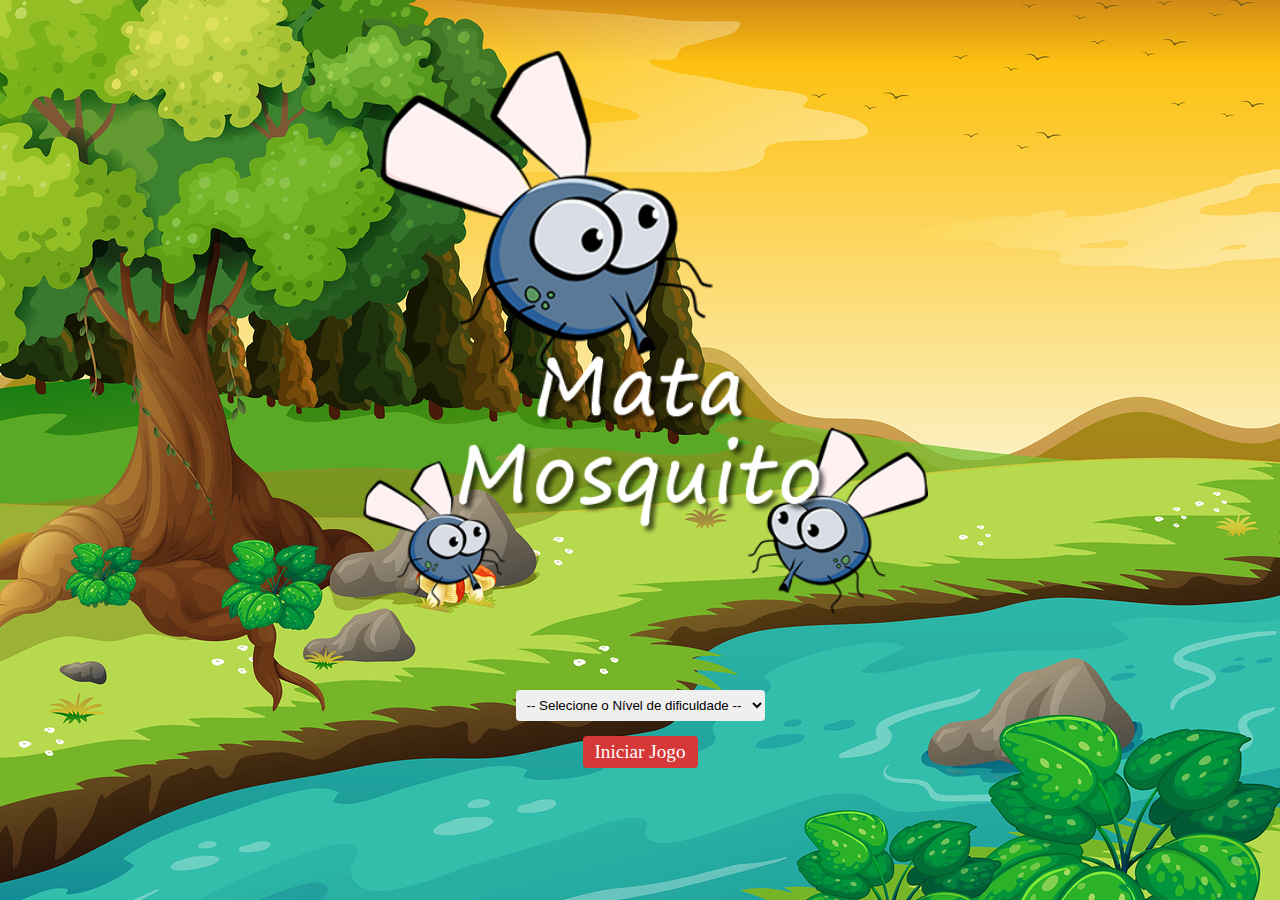
<file: JogoMataMosquito/index.html>
<!DOCTYPE html>
<html lang="en">
<head>
    <meta charset="UTF-8">
    <meta http-equiv="X-UA-Compatible" content="IE=edge">
    <meta name="viewport" content="width=device-width, initial-scale=1.0">
    <link rel="stylesheet" href="estilos/style_index.css">
    <title>Home</title>
</head>
<body>
    <main>
        <div class="container">
            <div class="imagem_principal"></div>
            <select name="nivel" id="nivel">
                <option value="valor_1" selected>-- Selecione o Nível de dificuldade --</option>
                <option value="valor_2">Fácil</option>
                <option value="valor_3">Médio</option>
                <option value="valor_4">Difícil</option>
            </select>
            <a href="paginas/jogo_andamento.html" onclick="IniciarJogo()" >Iniciar Jogo</a>
         </div>
    </main>
    <script src="scripts/main.js"></script>
</body>
</html>
</file>
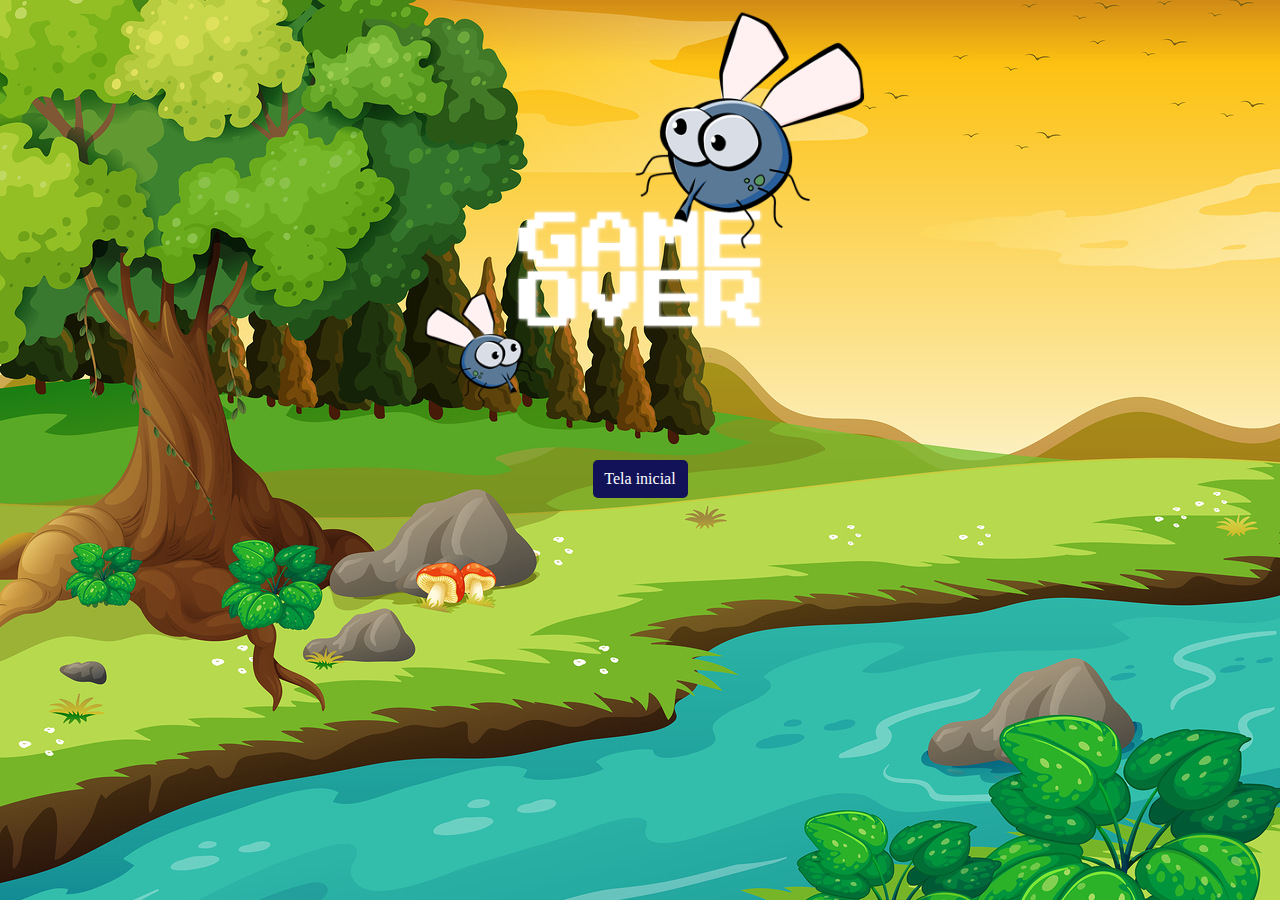
<file: JogoMataMosquito/paginas/game_over.html>
<!DOCTYPE html>
<html lang="en">
<head>
    <meta charset="UTF-8">
    <meta http-equiv="X-UA-Compatible" content="IE=edge">
    <meta name="viewport" content="width=device-width, initial-scale=1.0">
    <link rel="stylesheet" href="../estilos/style_game_over.css">
    <title>Game Over</title>
</head>
<body>
    <main>
        <div class="imagem_game_over"></div>
        <a class="reiniciar" href="../index.html">Tela inicial</a>
    </main>
</body>
</html>
</file>
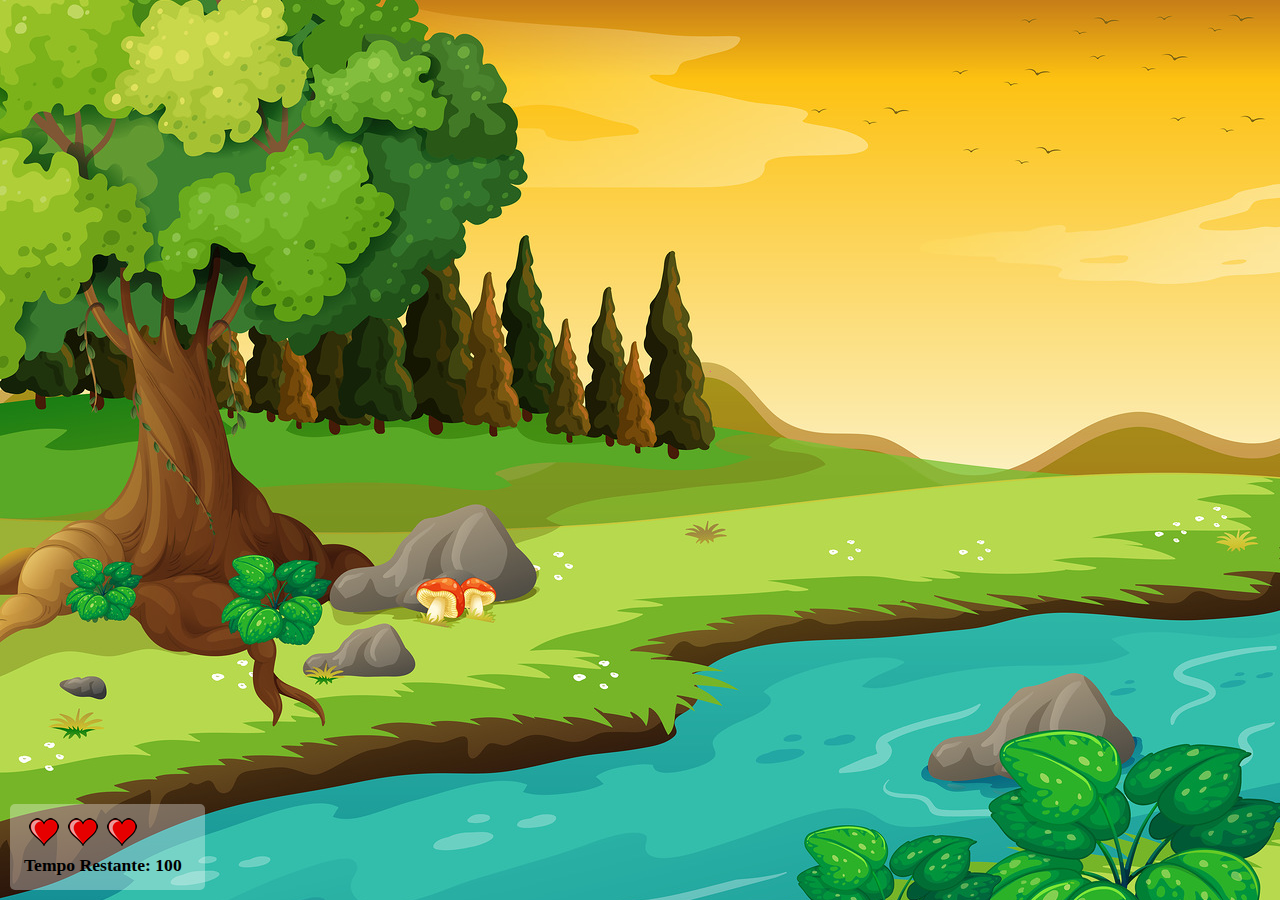
<file: JogoMataMosquito/paginas/jogo_andamento.html>
<!DOCTYPE html>
<html lang="en">
<head>
    <meta charset="UTF-8">
    <meta http-equiv="X-UA-Compatible" content="IE=edge">
    <meta name="viewport" content="width=device-width, initial-scale=1.0">
    <link rel="stylesheet" href="../estilos/style_andamento.css">
    <title>Divirta-se</title>
</head>
<body>
    <div id="campo">
        
    </div>
    <div class="info">
        <div class="vidas">
            <img src="../imagens/coracao_cheio.png" alt="Vida" id="vd-3">
            <img src="../imagens/coracao_cheio.png" alt="Vida" id="vd-2">
            <img src="../imagens/coracao_cheio.png" alt="Vida" id="vd-1">
        </div>
        <p id="tempo_restante">Tempo Restante: 100</p>
    </div>
    <script src="../scripts/main.js"></script>
    <script>JogoIniciado()</script>
</body>
</html>
</file>
<file: JogoMataMosquito/estilos/style_index.css>
@charset "UTF-8";

* {
    margin: 0;
    padding: 0;
    box-sizing: border-box;
}

main {
    height: 100vh;
    width: 100vw;

    background-image: url("../imagens/bg.jpg");
    background-size: cover;
    background-repeat: no-repeat;
    background-position-y: -40px;
}

.container {
    width: 45%;
    height: 100%;
    margin: auto;
}

.container .imagem_principal {
    width: 100%;
    height: 75%;

    background-image: url("../imagens/game.png");
    background-repeat: no-repeat;
    background-size: contain;
    background-position: center center;
}

.container select {
    display: block;
    margin: 15px auto;
    outline: 0;
    border: none;
    padding: 7px;

    border-radius: 4px;
}

.container a {
    display: block;
    text-align: center;
    margin: 5px auto;
    border: none;
    outline: 0;
    width: 115px;
    padding: 5px;
    font-size: 1.2em;

    text-decoration: none;
    background-color: rgb(214, 56, 56);
    color: white;
    border-radius: 4px;
}
</file>
<file: JogoMataMosquito/estilos/style_game_over.css>
@charset "UTF-8";

* {
    margin: 0;
    padding: 0;
    box-sizing: border-box;
}

body {
    height: 100vh;
    width: 100vw;

    background-image: url("../imagens/bg.jpg");
    background-size: cover;
    background-repeat: no-repeat;
    background-position-y: -40px;
}

main {
    margin: auto;

    width: 45%;
    height: 100%;
}

main .imagem_game_over {
    width: 100%;
    height: 450px;

    background-image: url("../imagens/game_over.png");
    background-size: contain;
    background-position: center;
    background-repeat: no-repeat;
}

.reiniciar {
    display: block;
    margin: 10px auto;
    width: 95px;
    padding: 10px;
    font-weight: 400;
    border-radius: 5px;

    color: white;
    text-align: center;
    text-decoration: none;
    background-color: rgb(18, 18, 88);
}
</file>
<file: JogoMataMosquito/estilos/style_andamento.css>
@charset "UTF-8";

* {
    margin: 0;
    padding: 0;
    box-sizing: border-box;
}

body {
    width: 100vw;
    height: 100vh;

    background-image: url("../imagens/bg.jpg");
    background-repeat: no-repeat;
    background-size: cover;

    background-position-y: -25px;
}

.campo {
    height: 520px;
    width: 100%;
}

.info {
    position: absolute;
    margin: 10px;
    bottom: 0;
    width: 195px;
    padding: 14px;
    border-radius: 5px;

    background-color: rgba(255, 255, 255, 0.329);
}

.info .vidas {
    margin-bottom: 5px;
}

.info .vidas img {
    margin-left: 5px;
}

.info p {
    font-size: 1.1em;
    font-weight: 700;
}

.mosca {
    position: absolute;

    width: 80px;
    height: 80px;
}
</file>
